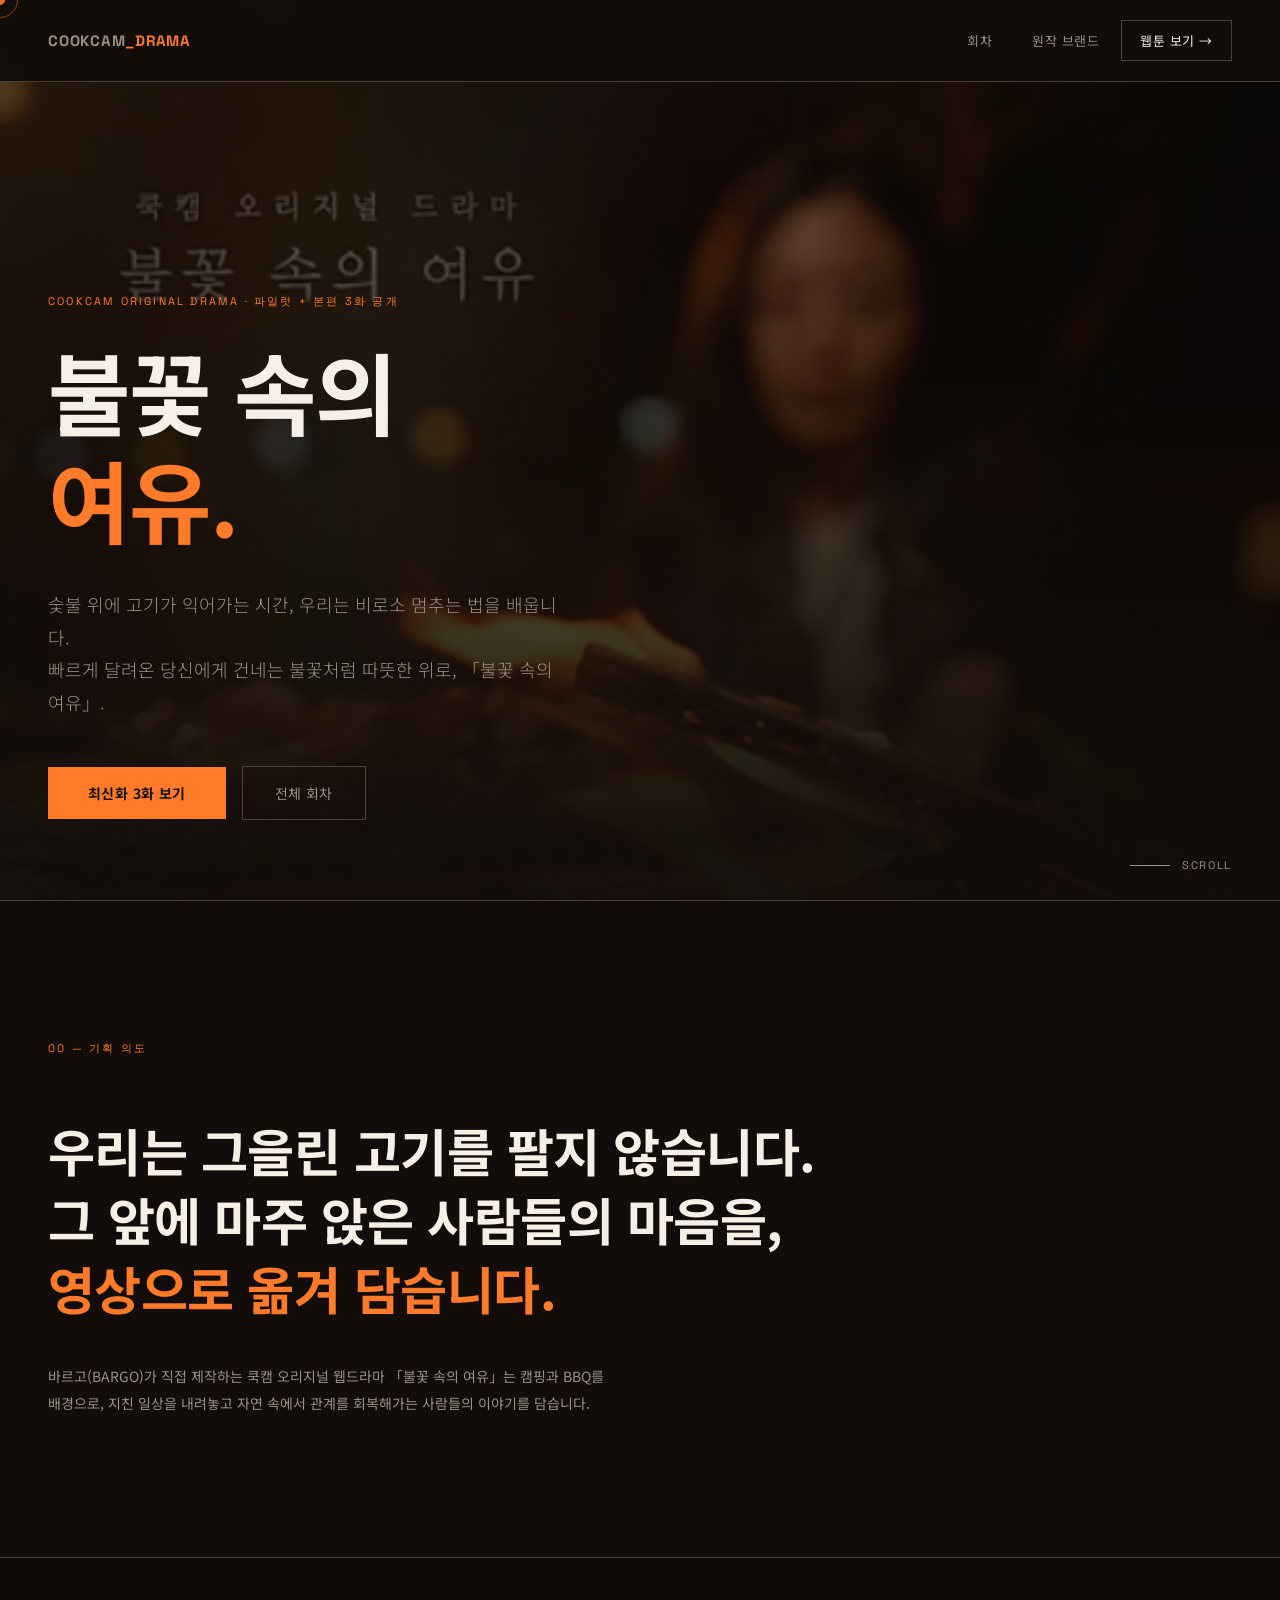
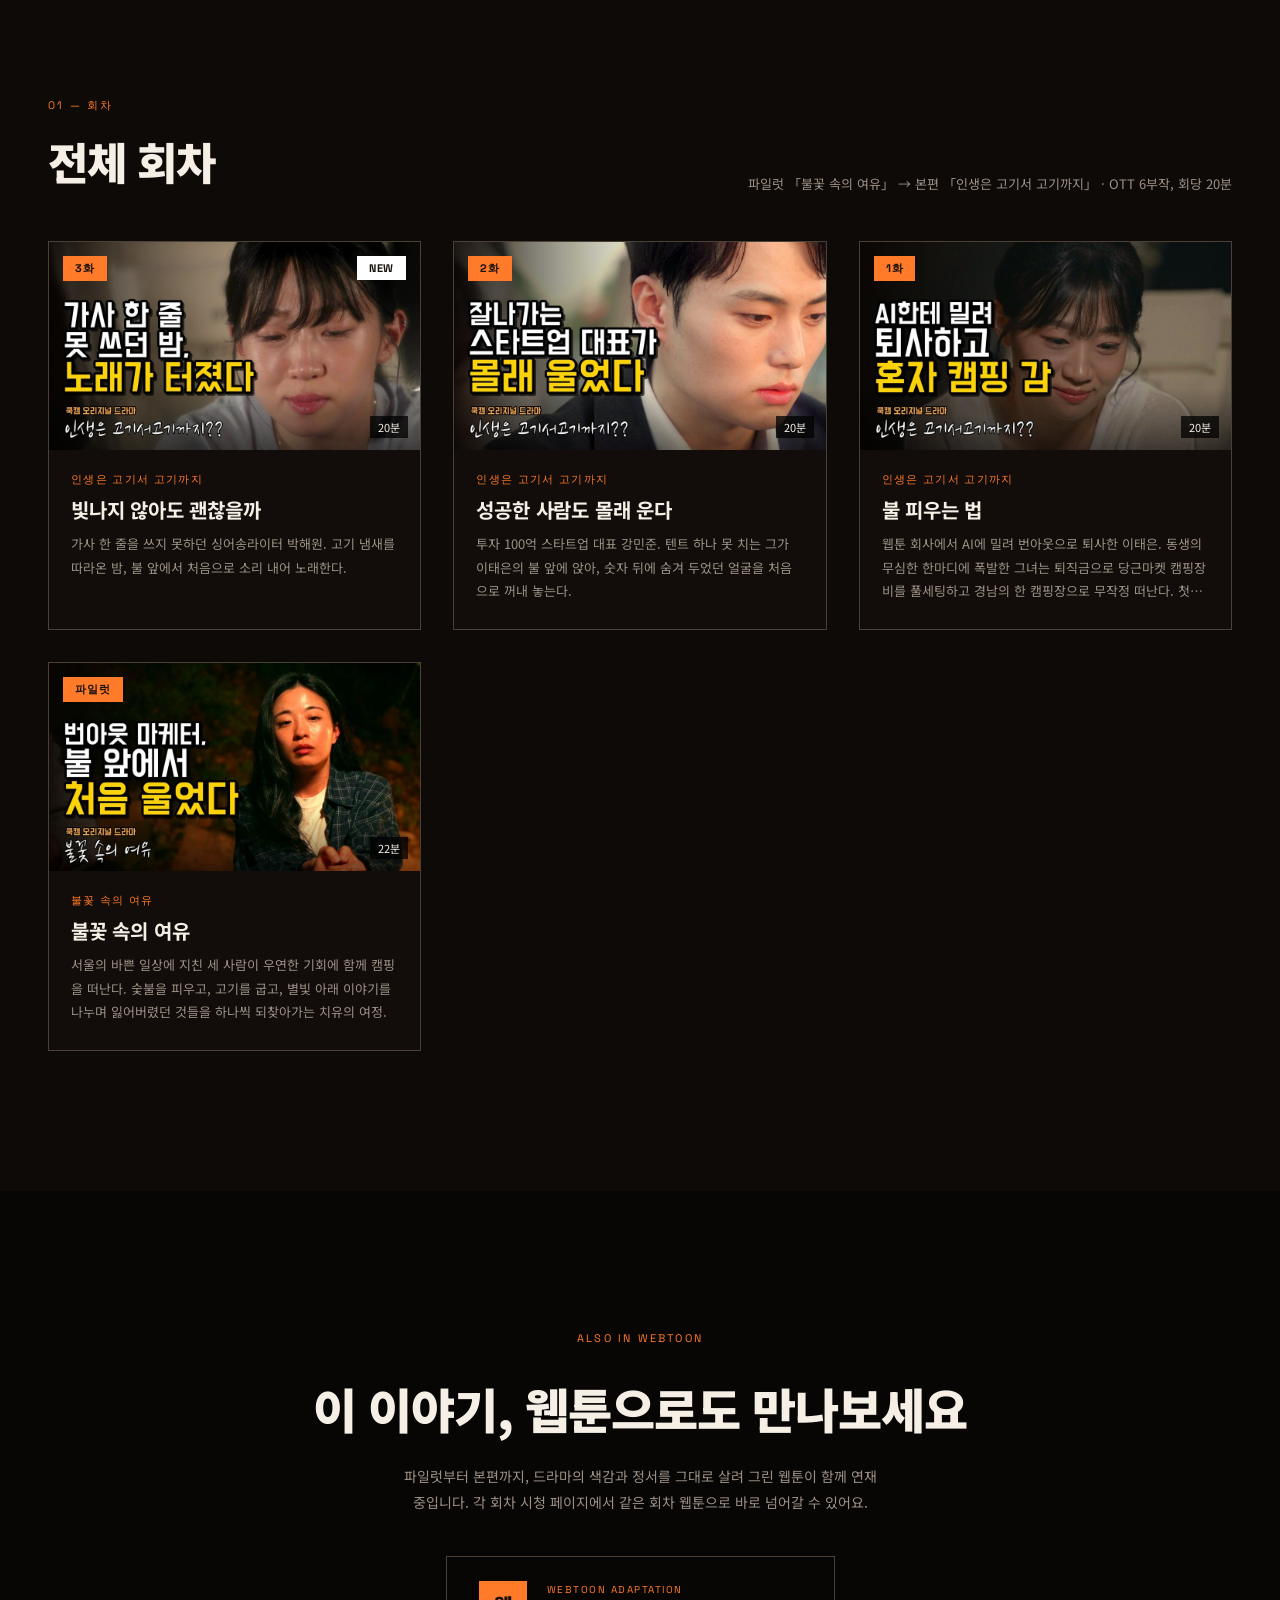
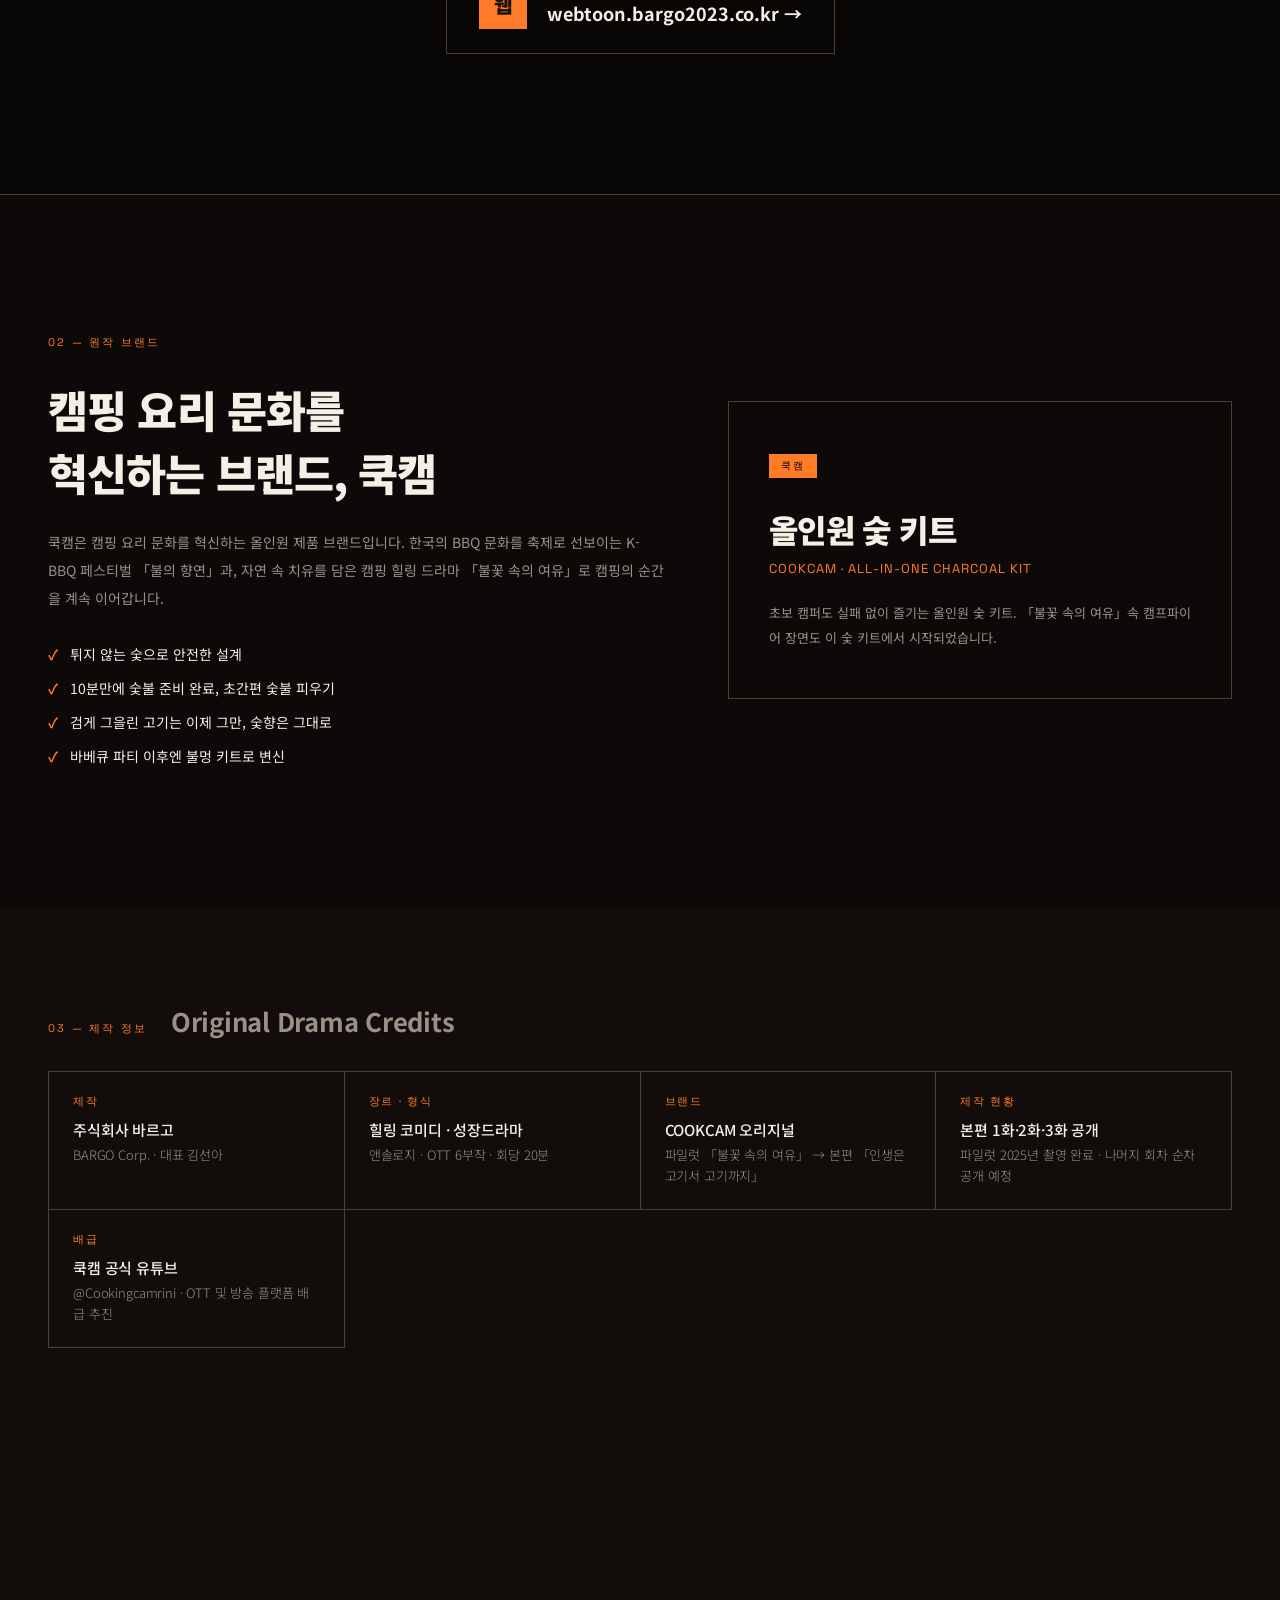
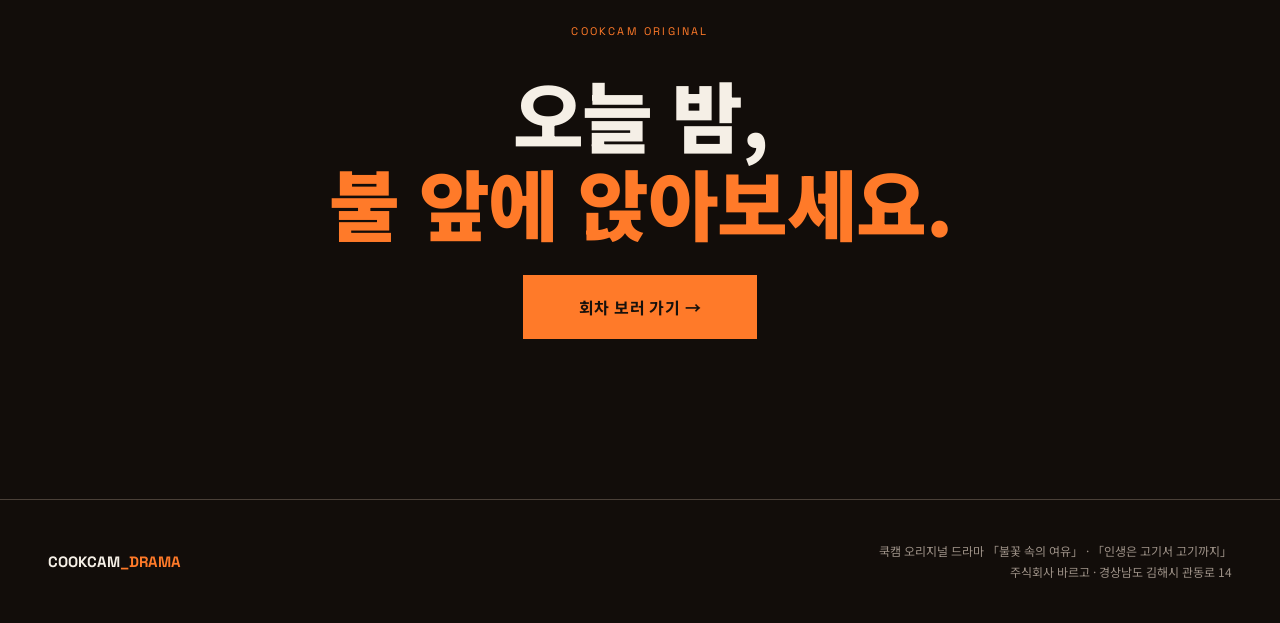
<file: index.html>
<!DOCTYPE html>
<html lang="ko">
<head>
  <meta charset="UTF-8">
  <meta name="viewport" content="width=device-width, initial-scale=1.0">
  <title>인생은 고기서 고기까지 — 쿡캠 오리지널 드라마</title>
  <meta name="description" content="쿡캠 오리지널 드라마 — 파일럿 「불꽃 속의 여유」와 본편 「인생은 고기서 고기까지」 전 회차를 한곳에서.">
  <link rel="stylesheet" href="https://fonts.googleapis.com/css2?family=Noto+Sans+KR:wght@300;400;500;700;900&family=Space+Grotesk:wght@300;400;700&display=swap">
  <link rel="stylesheet" href="assets/site.css">
</head>
<body>

  <div id="cursor"></div>
  <div id="cursor-ring"></div>
  <div id="top-btn" onclick="window.scrollTo({top:0,behavior:'smooth'})">↑</div>

  <nav>
    <div class="nav-logo">COOKCAM<span>_DRAMA</span></div>
    <div class="nav-links">
      <a href="#episodes" class="nav-cta">회차</a>
      <a href="#brand" class="nav-cta">원작 브랜드</a>
      <a href="https://webtoon.bargo2023.co.kr" class="nav-cta filled">웹툰 보기 →</a>
    </div>
  </nav>

  <section id="hero">
    <div class="hero-bg"></div>
    <div class="hero-tag" id="hero-tag">CookCam Original Drama</div>
    <h1 class="hero-title">
      불꽃 속의<br>
      <em>여유.</em>
    </h1>
    <p class="hero-sub">
      숯불 위에 고기가 익어가는 시간, 우리는 비로소 멈추는 법을 배웁니다.<br>
      빠르게 달려온 당신에게 건네는 불꽃처럼 따뜻한 위로, 「불꽃 속의 여유」.
    </p>
    <div class="hero-actions">
      <a href="#episodes" class="btn-primary" id="hero-play">회차 보기</a>
      <a href="#episodes" class="btn-ghost" id="hero-all">전체 회차</a>
    </div>
    <div class="scroll-hint">scroll</div>
  </section>

  <div class="divider"></div>

  <section id="manifesto">
    <div class="section-number">00 — 기획 의도</div>
    <p class="manifesto-text reveal">
      우리는 그을린 고기를 팔지 않습니다.<br>
      그 앞에 마주 앉은 사람들의 마음을,<br>
      <span class="accent">영상으로 옮겨 담습니다.</span>
    </p>
    <p class="manifesto-note reveal reveal-delay-1">
      바르고(BARGO)가 직접 제작하는 쿡캠 오리지널 웹드라마 「불꽃 속의 여유」는
      캠핑과 BBQ를 배경으로, 지친 일상을 내려놓고 자연 속에서 관계를 회복해가는
      사람들의 이야기를 담습니다.
    </p>
  </section>

  <div class="divider"></div>

  <section id="episodes">
    <div class="ep-head">
      <div>
        <div class="section-number">01 — 회차</div>
        <h2 class="ep-head-title">전체 회차</h2>
      </div>
      <div class="ep-head-note">파일럿 「불꽃 속의 여유」 → 본편 「인생은 고기서 고기까지」 · OTT 6부작, 회당 20분</div>
    </div>
    <div class="ep-grid" id="ep-grid"></div>
  </section>

  <section id="crosslink">
    <div class="crosslink-eyebrow reveal">Also In Webtoon</div>
    <h2 class="crosslink-title reveal reveal-delay-1">이 이야기, 웹툰으로도 만나보세요</h2>
    <p class="crosslink-body reveal reveal-delay-2">
      파일럿부터 본편까지, 드라마의 색감과 정서를 그대로 살려 그린 웹툰이 함께 연재 중입니다.
      각 회차 시청 페이지에서 같은 회차 웹툰으로 바로 넘어갈 수 있어요.
    </p>
    <a href="https://webtoon.bargo2023.co.kr" class="crosslink-card reveal reveal-delay-3">
      <div class="crosslink-card-icon">웹</div>
      <div class="crosslink-card-text">
        <div class="crosslink-card-label">Webtoon Adaptation</div>
        <div class="crosslink-card-name">webtoon.bargo2023.co.kr →</div>
      </div>
    </a>
  </section>

  <div class="divider"></div>

  <section id="brand">
    <div class="brand-grid">
      <div>
        <div class="brand-eyebrow reveal">02 — 원작 브랜드</div>
        <h2 class="brand-title reveal reveal-delay-1">캠핑 요리 문화를<br>혁신하는 브랜드, 쿡캠</h2>
        <p class="brand-body reveal reveal-delay-2">
          쿡캠은 캠핑 요리 문화를 혁신하는 올인원 제품 브랜드입니다.
          한국의 BBQ 문화를 축제로 선보이는 K-BBQ 페스티벌 「불의 향연」과,
          자연 속 치유를 담은 캠핑 힐링 드라마 「불꽃 속의 여유」로
          캠핑의 순간을 계속 이어갑니다.
        </p>
        <ul class="brand-checks reveal reveal-delay-3">
          <li>튀지 않는 숯으로 안전한 설계</li>
          <li>10분만에 숯불 준비 완료, 초간편 숯불 피우기</li>
          <li>검게 그을린 고기는 이제 그만, 숯향은 그대로</li>
          <li>바베큐 파티 이후엔 불멍 키트로 변신</li>
        </ul>
      </div>
      <div class="brand-card reveal reveal-delay-1">
        <span class="brand-card-label">쿡캠</span>
        <div class="brand-card-name">올인원 숯 키트</div>
        <div class="brand-card-sub">COOKCAM · ALL-IN-ONE CHARCOAL KIT</div>
        <p class="brand-card-desc">
          초보 캠퍼도 실패 없이 즐기는 올인원 숯 키트.
          「불꽃 속의 여유」속 캠프파이어 장면도 이 숯 키트에서 시작되었습니다.
        </p>
      </div>
    </div>
  </section>

  <section id="credits">
    <div class="credits-header">
      <div class="section-number">03 — 제작 정보</div>
      <h2 class="credits-title">Original Drama Credits</h2>
    </div>
    <div class="credits-grid reveal">
      <div class="credit-cell">
        <div class="credit-role">제작</div>
        <div class="credit-names">주식회사 바르고 <span>BARGO Corp. · 대표 김선아</span></div>
      </div>
      <div class="credit-cell">
        <div class="credit-role">장르 · 형식</div>
        <div class="credit-names">힐링 코미디 · 성장드라마 <span>앤솔로지 · OTT 6부작 · 회당 20분</span></div>
      </div>
      <div class="credit-cell">
        <div class="credit-role">브랜드</div>
        <div class="credit-names">COOKCAM 오리지널 <span>파일럿 「불꽃 속의 여유」 → 본편 「인생은 고기서 고기까지」</span></div>
      </div>
      <div class="credit-cell">
        <div class="credit-role">제작 현황</div>
        <div class="credit-names" id="credit-status">본편 순차 공개 <span>파일럿 2025년 촬영 완료</span></div>
      </div>
      <div class="credit-cell">
        <div class="credit-role">배급</div>
        <div class="credit-names">쿡캠 공식 유튜브 <span>@Cookingcamrini · OTT 및 방송 플랫폼 배급 추진</span></div>
      </div>
    </div>
  </section>

  <section id="cta">
    <div class="cta-label">Cookcam Original</div>
    <h2 class="cta-title reveal">
      오늘 밤,
      <em>불 앞에 앉아보세요.</em>
    </h2>
    <a href="#episodes" class="btn-primary" style="font-size:16px; padding:20px 56px;">회차 보러 가기 →</a>
  </section>

  <footer>
    <div class="footer-logo">COOKCAM<span>_DRAMA</span></div>
    <div class="footer-info">
      쿡캠 오리지널 드라마 「불꽃 속의 여유」 · 「인생은 고기서 고기까지」<br>
      주식회사 바르고 · 경상남도 김해시 관동로 14
    </div>
  </footer>

  <script src="episodes.js"></script>
  <script src="assets/progress.js"></script>
  <script>
    (function renderEpisodes() {
      const eps = window.EPISODES;
      const released = eps.filter(e => e.youtube);
      const latest = released[released.length - 1];
      const esc = t => String(t).replace(/[&<>"]/g, c => ({'&':'&amp;','<':'&lt;','>':'&gt;','"':'&quot;'}[c]));
      document.getElementById('ep-grid').innerHTML = eps.slice().reverse().map(e => {
        const soon = !e.youtube;
        const pct = soon ? 0 : DramaProgress.percent(e.id);
        return `<a class="ep-card reveal" href="watch.html?ep=${encodeURIComponent(e.id)}">
          <div class="ep-thumb${soon ? ' is-soon' : ''}">
            <img src="${esc(e.thumb)}" alt="${esc(e.label)} ${esc(e.title)}" loading="lazy">
            <span class="ep-badge${soon ? ' soon' : ''}">${esc(e.label)}</span>
            ${e === latest ? '<span class="ep-badge new">NEW</span>' : ''}
            ${soon ? '<div class="soon-label">공개 예정</div>' : '<div class="play"><div class="play-circle"></div></div>'}
            <span class="ep-runtime">${esc(e.runtime)}</span>
          </div>
          <div class="ep-body">
            <div class="ep-series">${esc(e.series)}</div>
            <div class="ep-title">${esc(e.title)}</div>
            <p class="ep-desc">${esc(e.desc)}</p>
          </div>
          ${pct > 0 ? `<div class="ep-progress"><span style="width:${pct}%"></span></div>` : ''}
        </a>`;
      }).join('');
      const main = eps.filter(e => e.id !== 'pilot');
      document.getElementById('hero-tag').textContent =
        `CookCam Original Drama · 파일럿 + 본편 ${main.filter(e => e.youtube).length}화 공개`;
      const cont = DramaProgress.last();
      const play = document.getElementById('hero-play');
      if (cont && eps.some(e => e.id === cont.id && e.youtube)) {
        const ep = eps.find(e => e.id === cont.id);
        play.textContent = `${ep.label} 이어보기`;
        play.href = `watch.html?ep=${encodeURIComponent(ep.id)}`;
      } else if (latest) {
        play.textContent = `최신화 ${latest.label} 보기`;
        play.href = `watch.html?ep=${encodeURIComponent(latest.id)}`;
      }
      const relMain = main.filter(e => e.youtube).map(e => e.label);
      document.getElementById('credit-status').innerHTML =
        `${relMain.length ? '본편 ' + relMain.join('·') + ' 공개' : '본편 순차 공개'} <span>파일럿 2025년 촬영 완료 · 나머지 회차 순차 공개 예정</span>`;
    })();

    const cursor = document.getElementById('cursor');
    const ring = document.getElementById('cursor-ring');
    let mx = 0, my = 0, rx = 0, ry = 0;
    document.addEventListener('mousemove', e => {
      mx = e.clientX; my = e.clientY;
      cursor.style.left = mx + 'px'; cursor.style.top = my + 'px';
    });
    (function animRing() {
      rx += (mx - rx) * 0.12; ry += (my - ry) * 0.12;
      ring.style.left = rx + 'px'; ring.style.top = ry + 'px';
      requestAnimationFrame(animRing);
    })();
    document.querySelectorAll('a, button, #top-btn').forEach(el => {
      el.addEventListener('mouseenter', () => {
        cursor.style.transform = 'translate(-50%,-50%) scale(2.5)';
        ring.style.transform = 'translate(-50%,-50%) scale(1.6)';
        ring.style.borderColor = 'rgba(255,122,41,0.85)';
      });
      el.addEventListener('mouseleave', () => {
        cursor.style.transform = 'translate(-50%,-50%) scale(1)';
        ring.style.transform = 'translate(-50%,-50%) scale(1)';
        ring.style.borderColor = 'rgba(255,122,41,0.45)';
      });
    });
    const topBtn = document.getElementById('top-btn');
    window.addEventListener('scroll', () => { topBtn.classList.toggle('visible', window.scrollY > 400); });
    const observer = new IntersectionObserver(entries => {
      entries.forEach(e => { if (e.isIntersecting) e.target.classList.add('visible'); });
    }, { threshold: 0.15 });
    document.querySelectorAll('.reveal').forEach(el => observer.observe(el));
  </script>
</body>
</html>
</file>
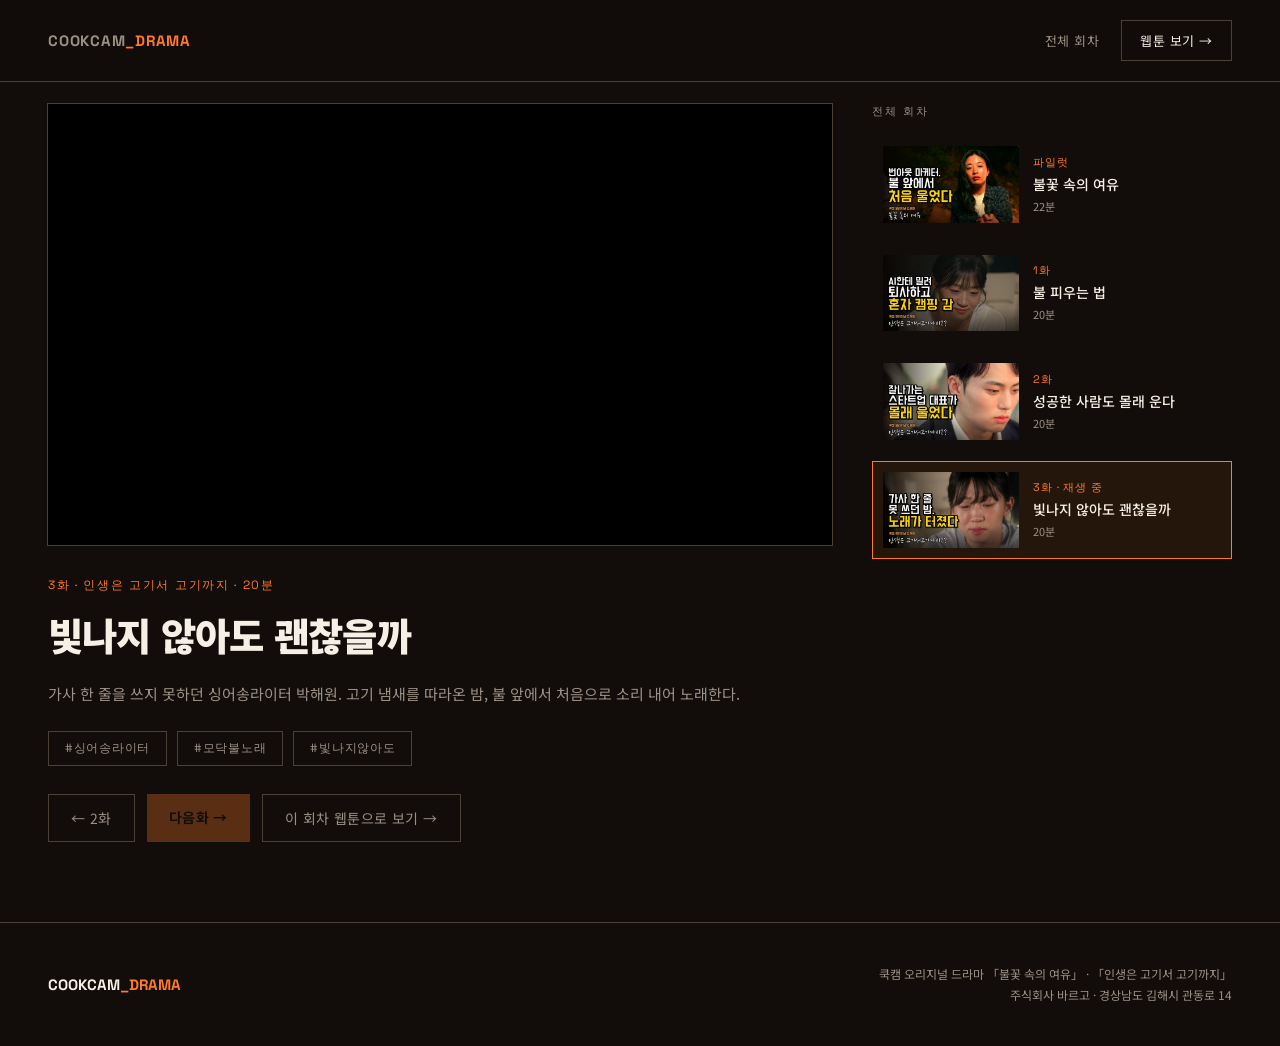
<file: watch.html>
<!DOCTYPE html>
<html lang="ko">
<head>
  <meta charset="UTF-8">
  <meta name="viewport" content="width=device-width, initial-scale=1.0">
  <title>인생은 고기서 고기까지 — 쿡캠 오리지널 드라마</title>
  <link rel="stylesheet" href="https://fonts.googleapis.com/css2?family=Noto+Sans+KR:wght@300;400;500;700;900&family=Space+Grotesk:wght@300;400;700&display=swap">
  <link rel="stylesheet" href="assets/site.css">
</head>
<body class="watch">

  <nav>
    <a href="./" class="nav-logo" style="text-decoration:none">COOKCAM<span>_DRAMA</span></a>
    <div class="nav-links">
      <a href="./#episodes" class="nav-cta">전체 회차</a>
      <a href="https://webtoon.bargo2023.co.kr" class="nav-cta filled">웹툰 보기 →</a>
    </div>
  </nav>

  <main class="watch-wrap">
    <div>
      <div class="player" id="player"></div>
      <div class="watch-info">
        <div class="watch-eyebrow" id="w-eyebrow"></div>
        <h1 class="watch-title" id="w-title"></h1>
        <p class="watch-desc" id="w-desc"></p>
        <div class="tape" id="w-tags"></div>
        <div class="watch-actions">
          <a class="btn-ghost" id="w-prev">← 이전화</a>
          <a class="btn-primary" id="w-next">다음화 →</a>
          <a class="btn-ghost" id="w-webtoon">이 회차 웹툰으로 보기 →</a>
        </div>
      </div>
    </div>
    <aside class="ep-side-wrap">
      <div class="ep-side-title">전체 회차</div>
      <div class="ep-side" id="ep-side"></div>
    </aside>
  </main>

  <footer>
    <div class="footer-logo">COOKCAM<span>_DRAMA</span></div>
    <div class="footer-info">
      쿡캠 오리지널 드라마 「불꽃 속의 여유」 · 「인생은 고기서 고기까지」<br>
      주식회사 바르고 · 경상남도 김해시 관동로 14
    </div>
  </footer>

  <script src="episodes.js"></script>
  <script src="assets/progress.js"></script>
  <script>
    const eps = window.EPISODES;
    const esc = t => String(t).replace(/[&<>"]/g, c => ({'&':'&amp;','<':'&lt;','>':'&gt;','"':'&quot;'}[c]));
    const want = new URLSearchParams(location.search).get('ep');
    const released = eps.filter(e => e.youtube);
    const ep = eps.find(e => e.id === want) || released[released.length - 1] || eps[0];
    const idx = eps.indexOf(ep);
    const link = e => `watch.html?ep=${encodeURIComponent(e.id)}`;

    document.title = `${ep.label} ${ep.title} — ${ep.series} | 쿡캠 오리지널 드라마`;
    document.getElementById('w-eyebrow').textContent = `${ep.label} · ${ep.series} · ${ep.runtime}`;
    document.getElementById('w-title').textContent = ep.title;
    document.getElementById('w-desc').textContent = ep.desc;
    document.getElementById('w-tags').innerHTML = (ep.tags || []).map(t => `<span>#${esc(t)}</span>`).join('');

    function setNav(el, target, text) {
      if (target) { el.href = link(target); el.textContent = text(target); }
      else el.classList.add('disabled');
    }
    setNav(document.getElementById('w-prev'), eps[idx - 1], e => `← ${e.label}`);
    setNav(document.getElementById('w-next'), eps[idx + 1], e => `${e.label} →`);
    const wt = document.getElementById('w-webtoon');
    if (ep.webtoon) wt.href = `https://webtoon.bargo2023.co.kr/viewer.html?ep=${encodeURIComponent(ep.webtoon)}`;
    else wt.style.display = 'none';

    document.getElementById('ep-side').innerHTML = eps.map(e => {
      const soon = !e.youtube;
      const pct = soon ? 0 : DramaProgress.percent(e.id);
      return `<a class="ep-row${e === ep ? ' current' : ''}" href="${link(e)}">
        <div class="ep-row-thumb${soon ? ' is-soon' : ''}"><img src="${esc(e.thumb)}" alt="" loading="lazy">
          ${pct > 0 ? `<div class="ep-progress" style="position:absolute;left:0;right:0;bottom:0"><span style="width:${pct}%"></span></div>` : ''}
        </div>
        <div>
          <div class="ep-row-label">${esc(e.label)}${e === ep && !soon ? ' · 재생 중' : ''}</div>
          <div class="ep-row-title">${esc(e.title)}</div>
          <div class="ep-row-meta">${soon ? '공개 예정' : esc(e.runtime)}</div>
        </div>
      </a>`;
    }).join('');

    const box = document.getElementById('player');
    if (!ep.youtube) {
      box.innerHTML = `<img class="poster" src="${esc(ep.thumb)}" alt="">
        <div class="soon"><strong>${esc(ep.label)} 공개 예정</strong><span>쿡캠 공식 유튜브 @Cookingcamrini 에 곧 공개됩니다</span></div>`;
    } else {
      DramaProgress.touch(ep.id);
      const saved = DramaProgress.get(ep.id);
      // 끝까지 본 회차는 처음부터, 보다 만 회차는 이어서
      const start = saved && saved.duration && saved.time < saved.duration - 30 ? Math.max(0, saved.time - 3) : 0;
      box.innerHTML = '<div id="yt"></div>';
      window.onYouTubeIframeAPIReady = function () {
        const player = new YT.Player('yt', {
          host: 'https://www.youtube-nocookie.com',
          videoId: ep.youtube,
          playerVars: { start, rel: 0, playsinline: 1 },
          events: {
            onStateChange(ev) {
              if (ev.data === YT.PlayerState.ENDED) DramaProgress.set(ep.id, player.getDuration(), player.getDuration());
            },
          },
        });
        setInterval(() => {
          if (player.getPlayerState && player.getPlayerState() === YT.PlayerState.PLAYING)
            DramaProgress.set(ep.id, player.getCurrentTime(), player.getDuration());
        }, 5000);
      };
      const tag = document.createElement('script');
      tag.src = 'https://www.youtube.com/iframe_api';
      document.head.appendChild(tag);
    }
  </script>
</body>
</html>
</file>
<file: assets/site.css>
*, *::before, *::after { box-sizing: border-box; margin: 0; padding: 0; }

:root {
  --black: #120D0A;
  --ember: #FF7A29;
  --ember-dim: rgba(255, 122, 41, 0.08);
  --ember-mid: rgba(255, 122, 41, 0.45);
  --white: #F5EFE6;
  --gray: #4A4038;
  --gray-light: #9C9086;
}

html { scroll-behavior: smooth; }
body {
  background: var(--black);
  color: var(--white);
  font-family: 'Noto Sans KR', sans-serif;
  overflow-x: hidden;
  cursor: none;
}

#cursor {
  position: fixed; width: 10px; height: 10px;
  background: var(--ember); border-radius: 50%;
  pointer-events: none; z-index: 9997;
  transform: translate(-50%, -50%);
  transition: transform 0.1s ease;
  mix-blend-mode: difference;
}
#cursor-ring {
  position: fixed; width: 36px; height: 36px;
  border: 1px solid var(--ember-mid); border-radius: 50%;
  pointer-events: none; z-index: 9996;
  transform: translate(-50%, -50%);
  transition: all 0.18s ease;
}

nav {
  position: fixed; top: 0; left: 0; right: 0; z-index: 100;
  display: flex; justify-content: space-between; align-items: center;
  padding: 20px 48px;
  background: rgba(18,13,10,0.95);
  border-bottom: 1px solid var(--gray);
  backdrop-filter: blur(12px);
}
.nav-logo { font-family: 'Space Grotesk', sans-serif; font-size: 15px; font-weight: 700; letter-spacing: 0.05em; color: var(--gray-light); }
.nav-logo span { color: var(--ember); }
.nav-links { display: flex; gap: 4px; align-items: center; }
.nav-cta {
  display: flex; align-items: center; gap: 8px;
  padding: 10px 18px; color: var(--gray-light); text-decoration: none;
  font-size: 13px; letter-spacing: 0.04em; border: none; transition: color 0.25s;
}
.nav-cta:hover { color: var(--ember); }
.nav-cta.filled { border: 1px solid var(--gray); color: var(--white); }
.nav-cta.filled:hover { border-color: var(--ember); }

#hero {
  position: relative; height: 100vh;
  display: flex; flex-direction: column; justify-content: flex-end;
  padding: 0 48px 80px; overflow: hidden;
}
#hero .hero-bg {
  position: absolute; inset: 0;
  background-image: url('hero-still.jpg');
  background-size: cover; background-position: center 35%;
  filter: saturate(1.05) brightness(0.85);
}
#hero::before {
  content: '';
  position: absolute; inset: 0;
  background:
    linear-gradient(180deg, rgba(18,13,10,0.35), rgba(18,13,10,0.55) 55%, rgba(18,13,10,0.96) 92%),
    linear-gradient(90deg, rgba(18,13,10,0.55), rgba(18,13,10,0.15) 55%);
  z-index: 1;
}
.hero-tag {
  position: relative; z-index: 2;
  font-size: 11px; letter-spacing: 0.2em; color: var(--ember);
  text-transform: uppercase; margin-bottom: 28px;
  font-family: 'Space Grotesk', sans-serif;
}
.hero-title {
  position: relative; z-index: 2;
  font-size: clamp(44px, 7vw, 104px); font-weight: 700;
  line-height: 1.2; letter-spacing: -0.01em; margin-bottom: 36px;
}
.hero-title em { font-style: normal; color: var(--ember); display: block; }
.hero-sub {
  position: relative; z-index: 2;
  font-size: clamp(15px, 1.5vw, 18px); color: var(--gray-light);
  font-weight: 300; max-width: 520px; line-height: 1.8; margin-bottom: 48px;
}
.hero-actions { position: relative; z-index: 2; display: flex; gap: 16px; align-items: center; flex-wrap: wrap; }
.btn-primary {
  padding: 16px 40px; background: var(--ember); color: #17110c;
  font-weight: 700; font-size: 14px; letter-spacing: 0.03em;
  text-decoration: none; transition: opacity 0.2s;
}
.btn-primary:hover { opacity: 0.85; }
.btn-ghost {
  padding: 16px 32px; border: 1px solid var(--gray); color: var(--gray-light);
  font-size: 14px; text-decoration: none; letter-spacing: 0.03em; transition: all 0.2s;
}
.btn-ghost:hover { border-color: var(--white); color: var(--white); }
.scroll-hint {
  position: absolute; bottom: 28px; right: 48px; z-index: 2;
  font-size: 11px; letter-spacing: 0.15em; color: var(--gray-light);
  text-transform: uppercase; font-family: 'Space Grotesk', sans-serif;
  display: flex; align-items: center; gap: 12px;
}
.scroll-hint::before { content: ''; display: block; width: 40px; height: 1px; background: var(--gray-light); animation: scrollLine 2s ease infinite; }
@keyframes scrollLine { 0%, 100% { transform: scaleX(1); opacity: 0.5; } 50% { transform: scaleX(0.4); opacity: 1; } }

section { padding: 140px 48px; position: relative; }
.section-number { font-family: 'Space Grotesk', sans-serif; font-size: 11px; letter-spacing: 0.2em; color: var(--ember); margin-bottom: 60px; }
.divider { width: 100%; height: 1px; background: var(--gray); }

#manifesto { background: var(--black); }
.manifesto-text { font-size: clamp(26px, 4vw, 52px); font-weight: 700; line-height: 1.35; letter-spacing: -0.01em; max-width: 920px; }
.manifesto-text .accent { color: var(--ember); }
.manifesto-note { margin-top: 40px; font-size: 14px; color: var(--gray-light); max-width: 560px; line-height: 1.9; }

#synopsis, #episode1 { background: #0e0a08; }
#episode1 { background: #0b0807; }
.synopsis-grid { display: flex; flex-direction: column; gap: 48px; max-width: 880px; margin: 0 auto; }
.synopsis-still { position: relative; overflow: hidden; aspect-ratio: 16 / 9; background: #000; box-shadow: 0 0 0 1px var(--gray); width: 100%; }
.synopsis-still iframe { width: 100%; height: 100%; display: block; border: none; }
.synopsis-still .watch-badge {
  position: absolute; top: 20px; left: 20px; z-index: 2;
  font-family: 'Space Grotesk', sans-serif; font-size: 10px; letter-spacing: 0.15em;
  color: #000; background: var(--ember); padding: 6px 14px; text-transform: uppercase;
  pointer-events: none;
}
.synopsis-eyebrow { font-family: 'Space Grotesk', sans-serif; font-size: 11px; letter-spacing: 0.2em; color: var(--ember); text-transform: uppercase; margin-bottom: 24px; }
.synopsis-title { font-size: clamp(28px, 3.6vw, 44px); font-weight: 900; letter-spacing: -0.02em; margin-bottom: 24px; }
.synopsis-body { font-size: 14px; color: var(--gray-light); line-height: 2; margin-bottom: 28px; }
.synopsis-body strong { color: var(--white); font-weight: 500; }
.tape { display: inline-flex; gap: 10px; flex-wrap: wrap; }
.tape span { font-family: 'Space Grotesk', sans-serif; font-size: 12px; letter-spacing: 0.06em; color: var(--gray-light); border: 1px solid var(--gray); padding: 8px 16px; }

#crosslink { background: #080605; text-align: center; }
.crosslink-eyebrow { font-family: 'Space Grotesk', sans-serif; font-size: 11px; letter-spacing: 0.2em; color: var(--ember); text-transform: uppercase; margin-bottom: 28px; }
.crosslink-title { font-size: clamp(28px, 4vw, 48px); font-weight: 900; letter-spacing: -0.02em; margin-bottom: 20px; }
.crosslink-body { font-size: 14px; color: var(--gray-light); line-height: 1.9; max-width: 480px; margin: 0 auto 40px; }
.crosslink-card {
  display: inline-flex; align-items: center; gap: 20px;
  border: 1px solid var(--gray); padding: 24px 32px;
  text-decoration: none; color: var(--white); transition: border-color 0.3s, background 0.3s;
}
.crosslink-card:hover { border-color: var(--ember); background: var(--ember-dim); }
.crosslink-card-icon {
  width: 48px; height: 48px; flex-shrink: 0;
  background: var(--ember); color: #17110c;
  display: flex; align-items: center; justify-content: center;
  font-size: 20px; font-weight: 900;
}
.crosslink-card-text { text-align: left; }
.crosslink-card-label { font-family: 'Space Grotesk', sans-serif; font-size: 10px; letter-spacing: 0.15em; color: var(--ember); text-transform: uppercase; margin-bottom: 4px; }
.crosslink-card-name { font-size: 18px; font-weight: 700; }

#brand { background: #0c0908; padding: 140px 48px; }
.brand-grid { display: grid; grid-template-columns: 1.1fr 0.9fr; gap: 64px; align-items: center; }
.brand-eyebrow { font-family: 'Space Grotesk', sans-serif; font-size: 11px; letter-spacing: 0.2em; color: var(--ember); text-transform: uppercase; margin-bottom: 28px; }
.brand-title { font-size: clamp(28px, 3.4vw, 44px); font-weight: 900; letter-spacing: -0.02em; margin-bottom: 24px; }
.brand-body { font-size: 14px; color: var(--gray-light); line-height: 2; margin-bottom: 32px; }
.brand-checks { list-style: none; display: flex; flex-direction: column; gap: 14px; }
.brand-checks li { font-size: 14px; color: var(--white); display: flex; align-items: baseline; gap: 12px; }
.brand-checks li::before { content: '✓'; color: var(--ember); font-weight: 700; flex-shrink: 0; }
.brand-card { border: 1px solid var(--gray); padding: 48px 40px; position: relative; }
.brand-card-label { font-family: 'Space Grotesk', sans-serif; font-size: 10px; letter-spacing: 0.18em; color: #000; background: var(--ember); padding: 5px 12px; text-transform: uppercase; display: inline-block; margin-bottom: 28px; }
.brand-card-name { font-size: 32px; font-weight: 900; letter-spacing: -0.02em; margin-bottom: 8px; }
.brand-card-sub { font-family: 'Space Grotesk', sans-serif; font-size: 13px; color: var(--ember); letter-spacing: 0.08em; margin-bottom: 24px; }
.brand-card-desc { font-size: 13px; color: var(--gray-light); line-height: 1.9; }

#credits { background: var(--black); padding: 96px 48px; }
.credits-header { display: flex; align-items: baseline; gap: 24px; flex-wrap: wrap; margin-bottom: 32px; }
.credits-header .section-number { margin-bottom: 0; }
.credits-title { font-size: clamp(20px, 2vw, 26px); font-weight: 700; letter-spacing: -0.01em; color: var(--gray-light); }
.credits-grid { display: grid; grid-template-columns: repeat(auto-fit, minmax(240px, 1fr)); border-top: 1px solid var(--gray); border-left: 1px solid var(--gray); }
.credit-cell { padding: 22px 24px; border-right: 1px solid var(--gray); border-bottom: 1px solid var(--gray); }
.credit-role { font-family: 'Space Grotesk', sans-serif; font-size: 11px; letter-spacing: 0.15em; color: var(--ember); text-transform: uppercase; margin-bottom: 10px; }
.credit-names { font-size: 15px; font-weight: 500; letter-spacing: -0.01em; line-height: 1.5; }
.credit-names span { display: block; margin-top: 4px; color: var(--gray-light); font-weight: 300; font-size: 13px; line-height: 1.6; }

#cta { background: var(--black); text-align: center; padding: 180px 48px; }
.cta-label { font-size: 11px; letter-spacing: 0.2em; color: var(--ember); text-transform: uppercase; margin-bottom: 32px; font-family: 'Space Grotesk', sans-serif; }
.cta-title { font-size: clamp(36px, 6vw, 84px); font-weight: 900; letter-spacing: -0.02em; line-height: 1.15; margin-bottom: 48px; }
.cta-title em { font-style: normal; display: block; color: var(--ember); }

footer { border-top: 1px solid var(--gray); padding: 40px 48px; display: flex; justify-content: space-between; align-items: center; flex-wrap: wrap; gap: 16px; }
.footer-logo { font-family: 'Space Grotesk', sans-serif; font-size: 15px; font-weight: 700; }
.footer-logo span { color: var(--ember); }
.footer-info { font-size: 12px; color: var(--gray-light); text-align: right; line-height: 1.8; }

#top-btn {
  position: fixed; bottom: 36px; right: 36px; width: 48px; height: 48px;
  background: var(--ember); color: #17110c; font-size: 20px;
  display: flex; align-items: center; justify-content: center;
  cursor: pointer; z-index: 200;
  opacity: 0; transform: translateY(16px);
  transition: opacity 0.3s, transform 0.3s; pointer-events: none;
}
#top-btn.visible { opacity: 1; transform: translateY(0); pointer-events: auto; }
#top-btn:hover { background: #fff; }

.reveal { opacity: 0; transform: translateY(40px); transition: opacity 0.8s ease, transform 0.8s ease; }
.reveal.visible { opacity: 1; transform: translateY(0); }
.reveal-delay-1 { transition-delay: 0.1s; }
.reveal-delay-2 { transition-delay: 0.2s; }
.reveal-delay-3 { transition-delay: 0.3s; }

@media (max-width: 900px) {
  .brand-grid { grid-template-columns: 1fr; }
}
@media (max-width: 768px) {
  body { cursor: auto; }
  #cursor, #cursor-ring { display: none; }
  nav { padding: 18px 20px; }
  .nav-links a:not(.filled) { display: none; }
  #hero { padding: 0 24px 64px; }
  section { padding: 80px 24px; }
  #credits { padding: 64px 16px; }
  .credits-grid { grid-template-columns: 1fr; }
  .credit-cell { padding: 14px 16px; display: grid; grid-template-columns: 76px 1fr; gap: 12px; align-items: baseline; }
  .credit-role { margin-bottom: 0; font-size: 10px; letter-spacing: 0.1em; }
  .credit-names { font-size: 14px; }
  .credit-names span { font-size: 12px; }
  .crosslink-card { flex-direction: column; text-align: center; padding: 32px 24px; }
  .crosslink-card-text { text-align: center; }
  footer { flex-direction: column; text-align: center; }
  .footer-info { text-align: center; }
  .scroll-hint { display: none; }
}

/* ── 회차 목록 ───────────────────────────── */
#episodes { background: #0e0a08; }
.ep-head { display: flex; justify-content: space-between; align-items: flex-end; gap: 24px; flex-wrap: wrap; margin-bottom: 48px; }
.ep-head .section-number { margin-bottom: 16px; }
.ep-head-title { font-size: clamp(28px, 3.6vw, 44px); font-weight: 900; letter-spacing: -0.02em; }
.ep-head-note { font-size: 13px; color: var(--gray-light); }
.ep-grid { display: grid; grid-template-columns: repeat(auto-fill, minmax(300px, 1fr)); gap: 32px; }
.ep-card { display: flex; flex-direction: column; text-decoration: none; color: var(--white); border: 1px solid var(--gray); background: #120d0a; transition: border-color 0.25s, transform 0.25s; }
.ep-card:hover { border-color: var(--ember); transform: translateY(-4px); }
.ep-thumb { position: relative; aspect-ratio: 16 / 9; overflow: hidden; background: #000; }
.ep-thumb img { width: 100%; height: 100%; object-fit: cover; display: block; transition: transform 0.5s; }
.ep-card:hover .ep-thumb img { transform: scale(1.04); }
.ep-thumb .play { position: absolute; inset: 0; display: flex; align-items: center; justify-content: center; background: rgba(18,13,10,0.25); opacity: 0; transition: opacity 0.25s; }
.ep-card:hover .ep-thumb .play { opacity: 1; }
.play-circle { width: 64px; height: 64px; border-radius: 50%; background: var(--ember); display: flex; align-items: center; justify-content: center; }
.play-circle::after { content: ''; border-left: 18px solid #17110c; border-top: 11px solid transparent; border-bottom: 11px solid transparent; margin-left: 5px; }
.ep-badge { position: absolute; top: 14px; left: 14px; font-family: 'Space Grotesk', sans-serif; font-size: 11px; font-weight: 700; letter-spacing: 0.08em; color: #17110c; background: var(--ember); padding: 5px 12px; }
.ep-badge.soon { background: var(--white); }
.ep-badge.new { left: auto; right: 14px; background: #fff; }
.ep-runtime { position: absolute; bottom: 12px; right: 12px; font-size: 11px; background: rgba(0,0,0,0.75); padding: 3px 8px; color: var(--white); }
.ep-thumb.is-soon img { filter: grayscale(0.5) brightness(0.55); }
.ep-thumb .soon-label { position: absolute; inset: 0; display: flex; align-items: center; justify-content: center; font-size: 13px; letter-spacing: 0.12em; color: var(--white); }
.ep-body { padding: 22px 22px 26px; display: flex; flex-direction: column; gap: 8px; flex: 1; }
.ep-series { font-family: 'Space Grotesk', sans-serif; font-size: 11px; letter-spacing: 0.12em; color: var(--ember); }
.ep-title { font-size: 20px; font-weight: 700; letter-spacing: -0.01em; }
.ep-desc { font-size: 13px; color: var(--gray-light); line-height: 1.8; display: -webkit-box; -webkit-line-clamp: 3; -webkit-box-orient: vertical; overflow: hidden; }
.ep-progress { height: 3px; background: var(--gray); margin-top: auto; }
.ep-progress span { display: block; height: 100%; background: var(--ember); }

/* ── 시청 페이지 ─────────────────────────── */
body.watch { cursor: auto; }
.watch-wrap { padding: 104px 48px 80px; display: grid; grid-template-columns: minmax(0, 1fr) 360px; gap: 40px; max-width: 1480px; margin: 0 auto; }
.player { position: relative; aspect-ratio: 16 / 9; background: #000; box-shadow: 0 0 0 1px var(--gray); }
.player iframe { position: absolute; inset: 0; width: 100%; height: 100%; border: none; }
.player .poster { position: absolute; inset: 0; width: 100%; height: 100%; object-fit: cover; filter: brightness(0.45); }
.player .soon { position: absolute; inset: 0; display: flex; flex-direction: column; align-items: center; justify-content: center; gap: 14px; text-align: center; padding: 24px; }
.player .soon strong { font-size: clamp(20px, 2.6vw, 32px); font-weight: 900; }
.player .soon span { font-size: 14px; color: var(--gray-light); }
.watch-info { padding-top: 32px; }
.watch-eyebrow { font-family: 'Space Grotesk', sans-serif; font-size: 12px; letter-spacing: 0.14em; color: var(--ember); margin-bottom: 12px; }
.watch-title { font-size: clamp(26px, 3vw, 40px); font-weight: 900; letter-spacing: -0.02em; margin-bottom: 18px; }
.watch-desc { font-size: 15px; color: var(--gray-light); line-height: 1.9; max-width: 820px; margin-bottom: 22px; }
.watch-actions { display: flex; gap: 12px; flex-wrap: wrap; margin-top: 28px; }
.watch-actions a { padding: 13px 22px; font-size: 14px; text-decoration: none; }
.watch-actions .disabled { opacity: 0.3; pointer-events: none; }
.ep-side-title { font-family: 'Space Grotesk', sans-serif; font-size: 11px; letter-spacing: 0.18em; color: var(--gray-light); text-transform: uppercase; margin-bottom: 16px; }
.ep-side { display: flex; flex-direction: column; gap: 10px; }
.ep-row { display: grid; grid-template-columns: 136px 1fr; gap: 14px; align-items: center; padding: 10px; border: 1px solid transparent; text-decoration: none; color: var(--white); transition: background 0.2s, border-color 0.2s; }
.ep-row:hover { background: var(--ember-dim); }
.ep-row.current { border-color: var(--ember); background: var(--ember-dim); }
.ep-row-thumb { position: relative; aspect-ratio: 16 / 9; overflow: hidden; background: #000; }
.ep-row-thumb img { width: 100%; height: 100%; object-fit: cover; display: block; }
.ep-row-thumb.is-soon img { filter: grayscale(0.5) brightness(0.55); }
.ep-row-label { font-family: 'Space Grotesk', sans-serif; font-size: 11px; color: var(--ember); letter-spacing: 0.08em; margin-bottom: 4px; }
.ep-row-title { font-size: 14px; font-weight: 500; line-height: 1.45; }
.ep-row-meta { font-size: 11px; color: var(--gray-light); margin-top: 4px; }

@media (max-width: 1024px) {
  .watch-wrap { grid-template-columns: 1fr; }
}
@media (max-width: 768px) {
  .watch-wrap { padding: 72px 0 60px; gap: 28px; }
  .watch-info, .ep-side-wrap { padding-left: 16px; padding-right: 16px; }
  .player { box-shadow: none; }
  .ep-grid { grid-template-columns: 1fr; gap: 20px; }
  .ep-thumb .play { opacity: 1; background: transparent; }
  .play-circle { width: 48px; height: 48px; }
  .watch-actions a { flex: 1; text-align: center; padding: 13px 10px; }
  .watch-actions #w-webtoon { flex-basis: 100%; }
}
</file>
